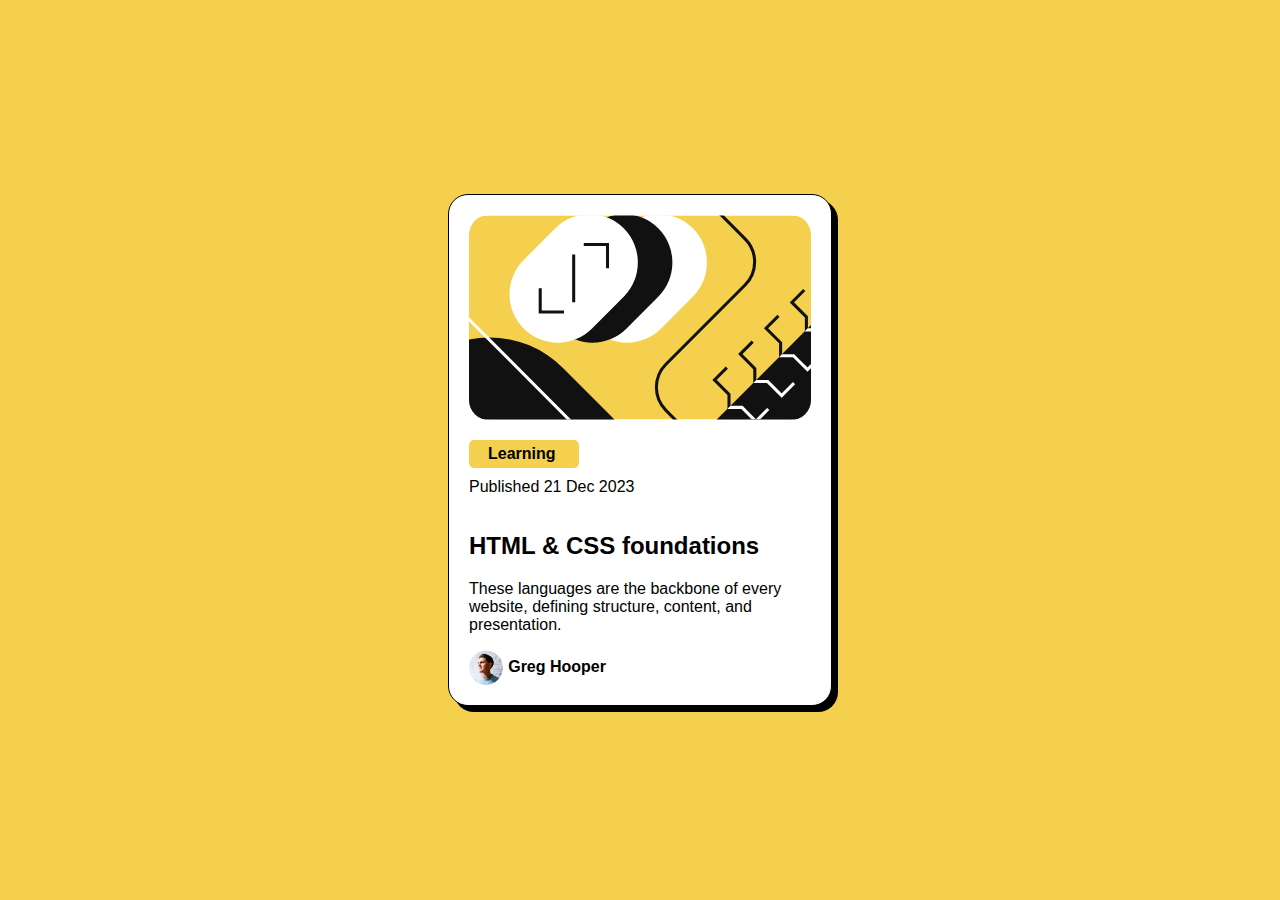
<file: blog-preview-card/index.html>
<!DOCTYPE html>
<html lang="en">
  <head>
    <meta charset="UTF-8" />
    <meta name="viewport" content="width=device-width, initial-scale=1.0" />
    <!-- displays site properly based on user's device -->

    <link
      rel="icon"
      type="image/png"
      sizes="32x32"
      href="./assets/images/favicon-32x32.png"
    />

    <title>Frontend Mentor | Blog preview card</title>

    <link rel="stylesheet" href="styles.css" />
  </head>
  <body>
    <main class="container">
      <img src="assets/images/illustration-article.svg" alt="" />

      <div class="learning"><p>Learning</p></div>
      <p>Published 21 Dec 2023</p>
      <div class="text">
        <h2>HTML & CSS foundations</h2>
        <p>
          These languages are the backbone of every website, defining structure,
          content, and presentation.
        </p>
      </div>
      <div class="avatar">
        <img src="assets/images/image-avatar.webp" alt="" /> Greg Hooper
      </div>
    </main>
  </body>
</html>
</file>
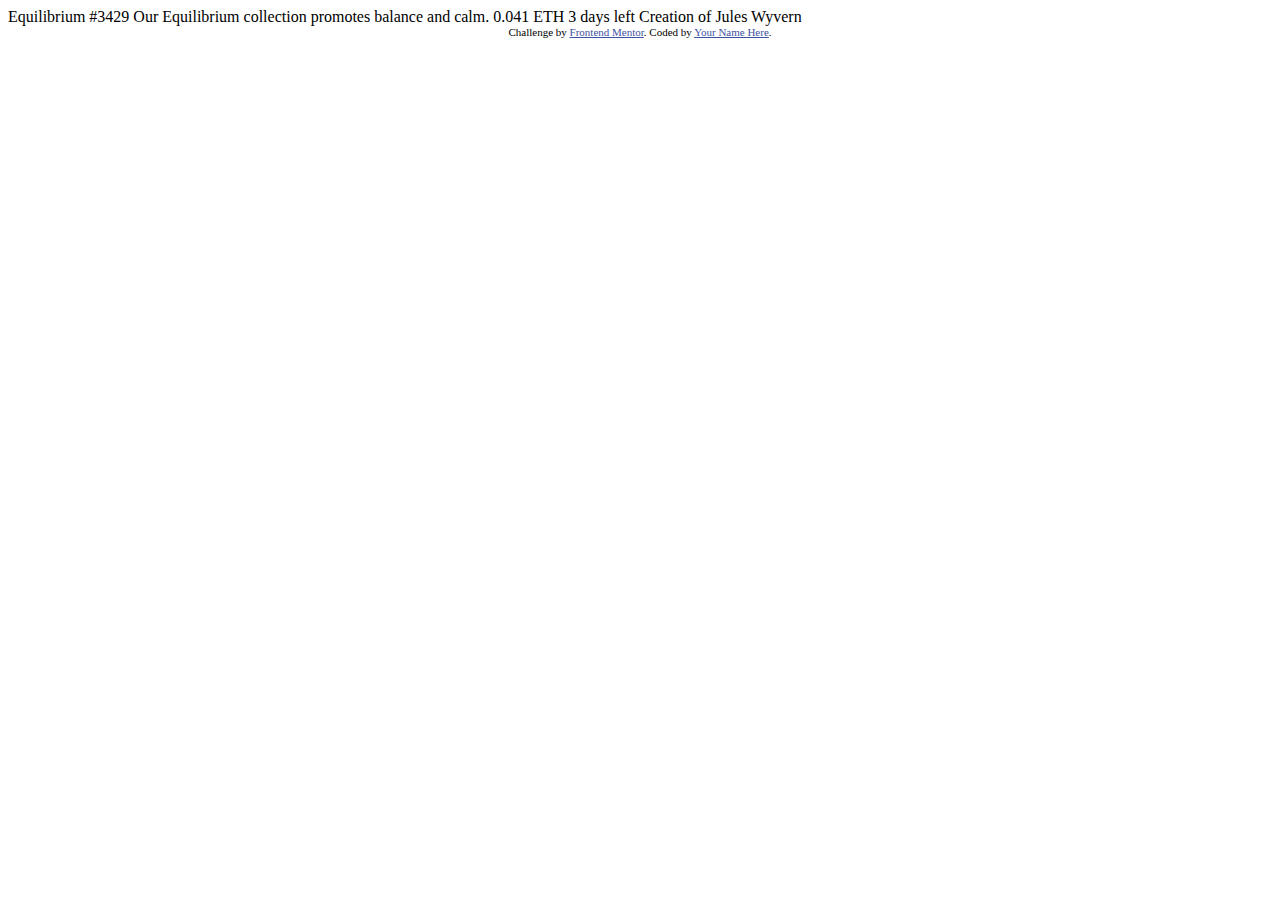
<file: nft-preview-card-component-main/index.html>
<!DOCTYPE html>
<html lang="en">
<head>
  <meta charset="UTF-8">
  <meta name="viewport" content="width=device-width, initial-scale=1.0"> <!-- displays site properly based on user's device -->

  <link rel="icon" type="image/png" sizes="32x32" href="./images/favicon-32x32.png">
  
  <title>Frontend Mentor | NFT preview card component</title>

  <!-- Feel free to remove these styles or customise in your own stylesheet 👍 -->
  <style>
    .attribution { font-size: 11px; text-align: center; }
    .attribution a { color: hsl(228, 45%, 44%); }
  </style>
</head>
<body>

  Equilibrium #3429

  Our Equilibrium collection promotes balance and calm.

  0.041 ETH
  3 days left
  
  Creation of Jules Wyvern

  <div class="attribution">
    Challenge by <a href="https://www.frontendmentor.io?ref=challenge" target="_blank">Frontend Mentor</a>. 
    Coded by <a href="#">Your Name Here</a>.
  </div>
</body>
</html>
</file>
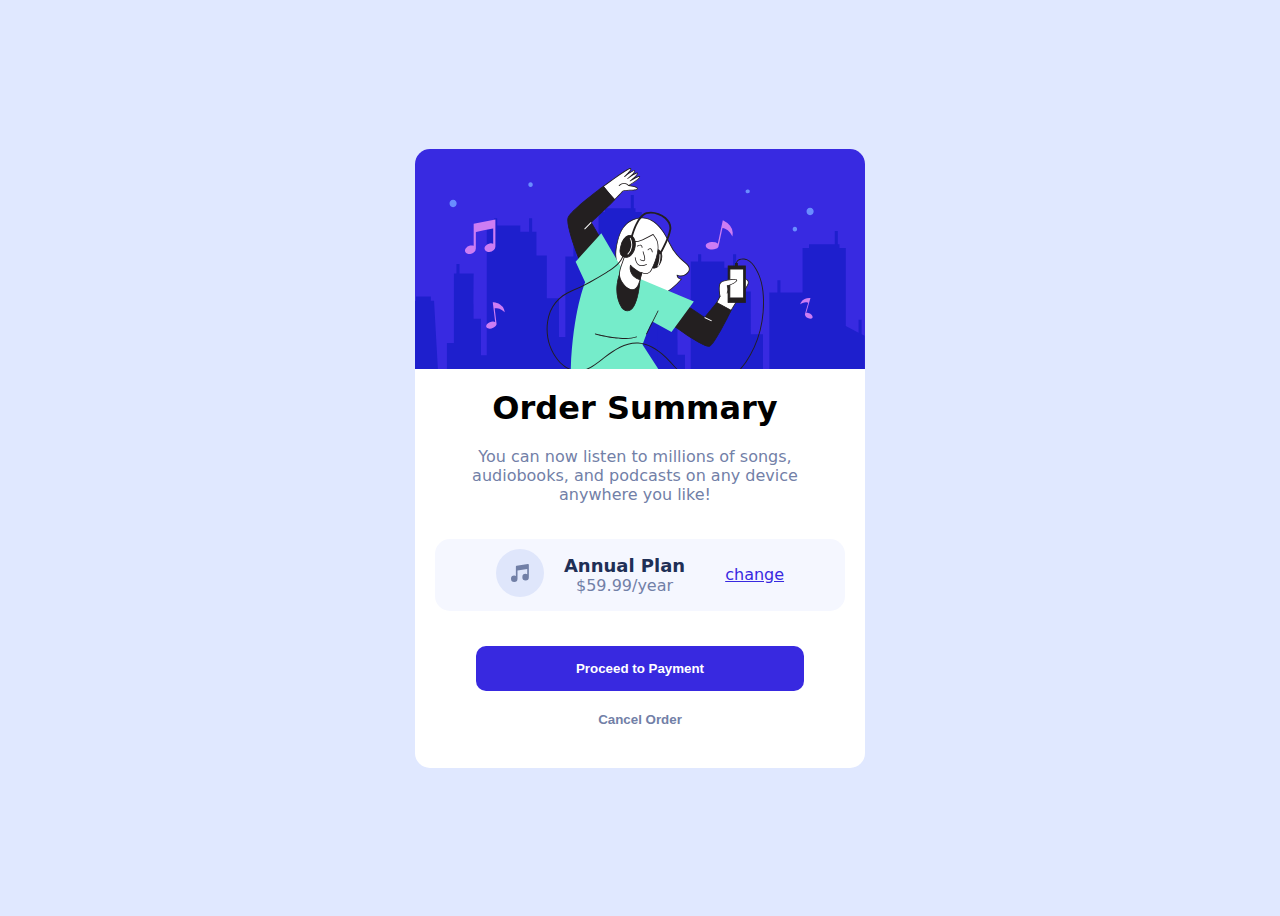
<file: order-summary-component/index.html>
<!DOCTYPE html>
<html lang="en">
  <head>
    <meta charset="UTF-8" />
    <meta name="viewport" content="width=device-width, initial-scale=1.0" />
    <!-- displays site properly based on user's device -->

    <link
      rel="icon"
      type="image/png"
      sizes="32x32"
      href="./images/favicon-32x32.png"
    />

    <title>Frontend Mentor | Order summary card</title>
    <link rel="stylesheet" href="styles.css" />

    <link
      rel="stylesheet"
      href="https://fonts.google.com/specimen/Red+Hat+Display"
    />
  </head>
  <body>
    <main class="container">
      <img src="images/illustration-hero.svg" alt="illustration-hero" />
      <div class="text">
        <h1>Order Summary</h1>

        <p>
          You can now listen to millions of songs, audiobooks, and podcasts on
          any device anywhere you like!
        </p>
      </div>
      <div class="plan">
        <div>
          <img src="images/icon-music.svg" alt="" />
        </div>
        <div class="text-container">
          <h2>Annual Plan</h2>
          <p>$59.99/year</p>
        </div>
        <div>
          <a href="">change</a>
        </div>
      </div>
      <div class="payment">
        <button class="proceed">Proceed to Payment</button>
        <button class="cancel">Cancel Order</button>
      </div>
    </main>
  </body>
</html>
</file>
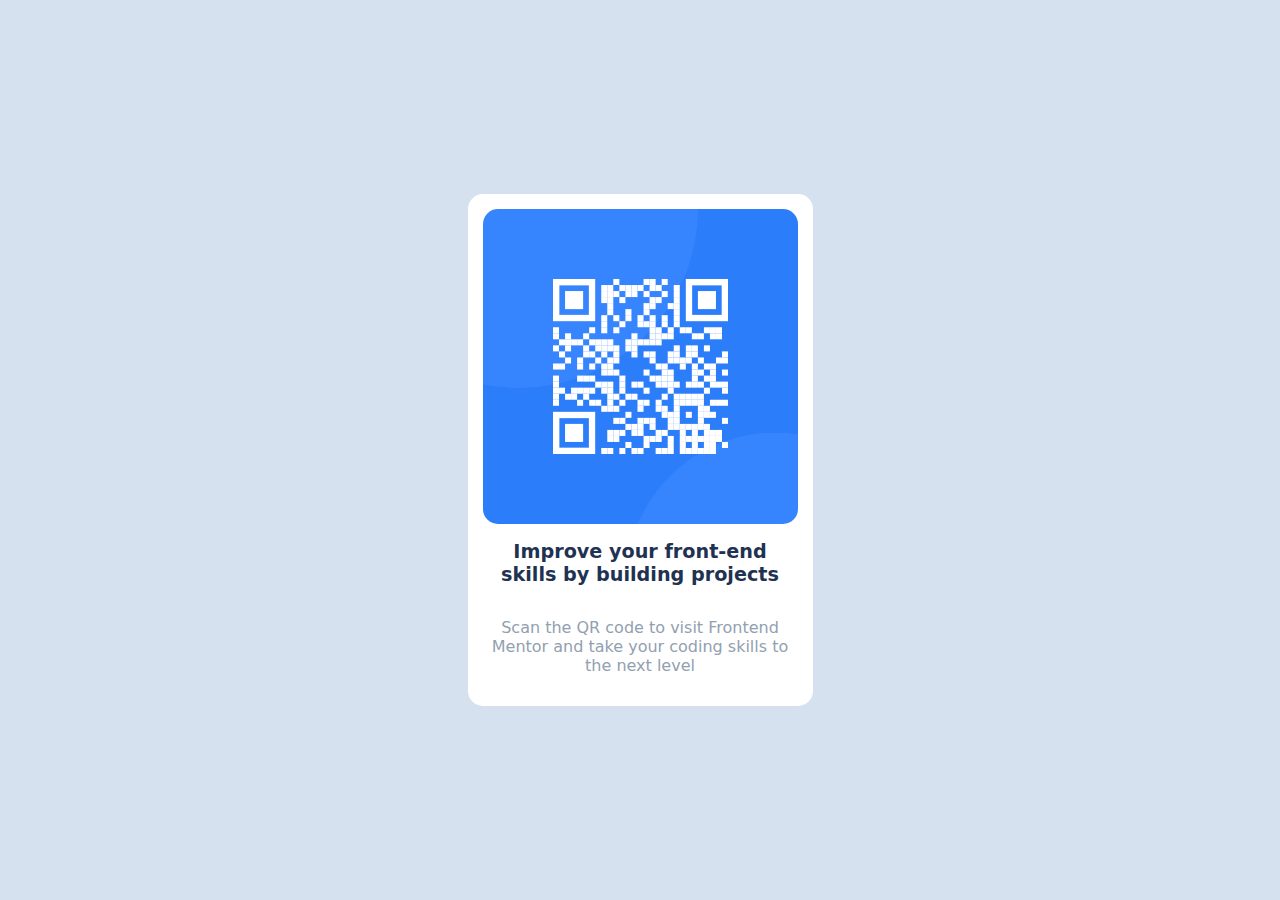
<file: qr-code-component/index.html>
<!DOCTYPE html>
<html lang="en">
  <head>
    <meta charset="UTF-8" />
    <meta name="viewport" content="width=device-width, initial-scale=1.0" />
    <!-- displays site properly based on user's device -->

    <link
      rel="icon"
      type="image/png"
      sizes="32x32"
      href="./images/favicon-32x32.png"
    />

    <title>Frontend Mentor | QR code component</title>

    <link rel="stylesheet" href="styles.css" />
  </head>
  <body>
    <main class="container">
      <img src="images/image-qr-code.png" alt="" />
      <h2>Improve your front-end skills by building projects</h2>

      <p>
        Scan the QR code to visit Frontend Mentor and take your coding skills to
        the next level
      </p>
    </main>
  </body>
</html>
</file>
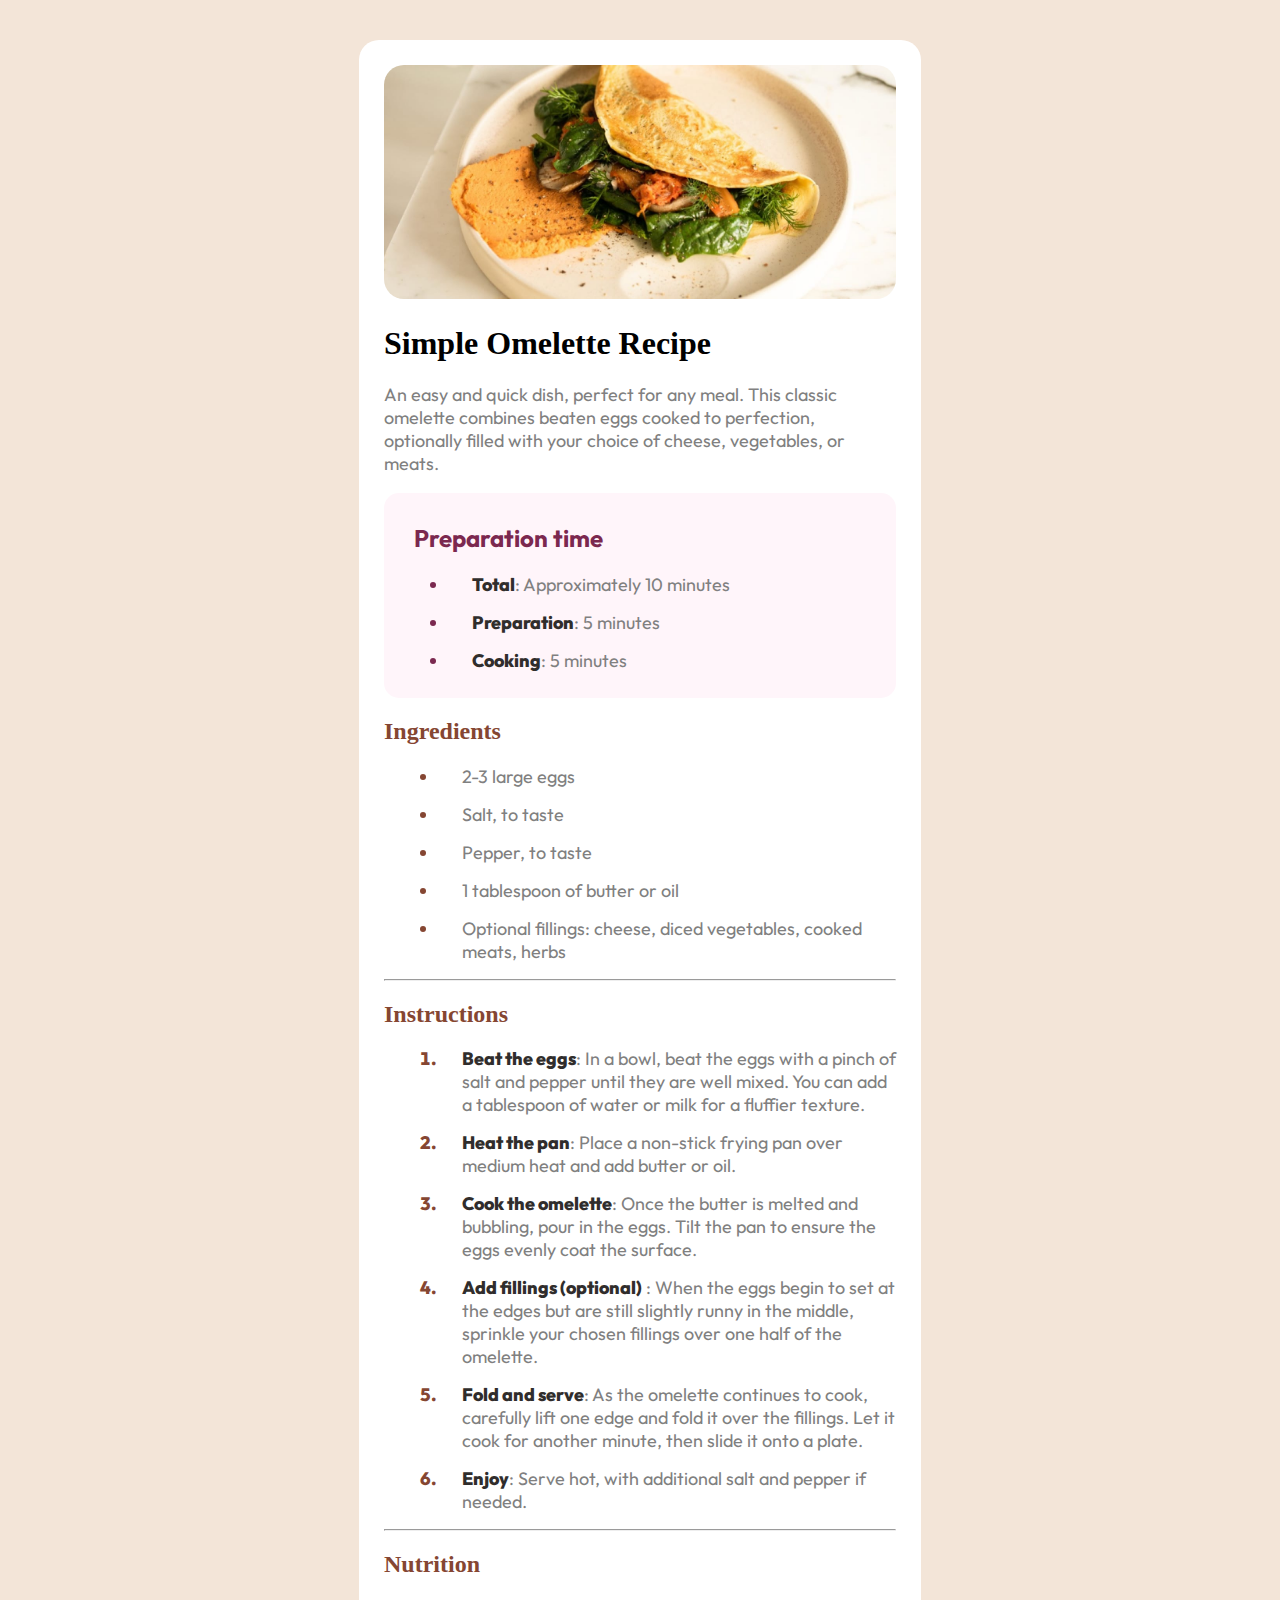
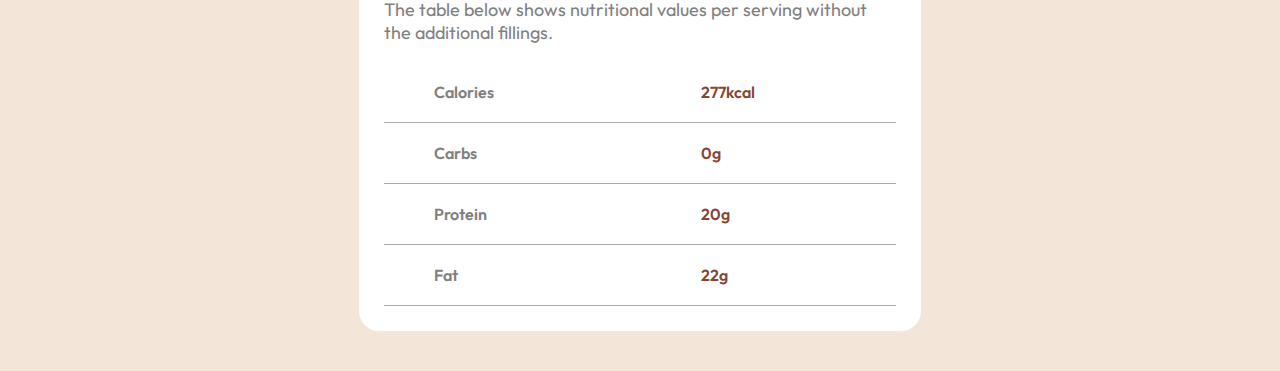
<file: recipe-page/index.html>
<!DOCTYPE html>
<html lang="en">
<head>
  <meta charset="UTF-8">
  <meta name="viewport" content="width=device-width, initial-scale=1.0"> <!-- displays site properly based on user's device -->

  <link rel="icon" type="image/png" sizes="32x32" href="./assets/images/favicon-32x32.png">
  
  <title>Frontend Mentor | Recipe page</title>
  <link rel="stylesheet" href="https://fonts.googleapis./css?family=YoungSerif">
  <link rel="stylesheet" href="https://fonts.googleapis.com/css?family=Outfit">
  <link rel="stylesheet" href="styles.css">
</head>
<body>
  <main>
    <img src="assets/images/image-omelette.jpeg" alt="omelette image" class="image">
    <div class="text-container">
      <h1>Simple Omelette Recipe</h1>
    <p>An easy and quick dish, perfect for any meal. This classic omelette combines beaten eggs cooked 
      to perfection, optionally filled with your choice of cheese, vegetables, or meats.</p>
      
    <div class="preparation">
      <h2>Preparation time</h3>
      <ul>
        <li><span class="name">Total</span>: Approximately 10 minutes</li>
        <li><span class="name">Preparation</span>: 5 minutes</li>
        <li><span class="name">Cooking</span>: 5 minutes</li>
      </ul>
    </div>
    <div>
      <h2 class="title">Ingredients</h2>
      <ul>
        <li>2-3 large eggs</li>
        <li>Salt, to taste</li> 
        <li> Pepper, to taste</li>
        <li>1 tablespoon of butter or oil</li>
        <li>Optional fillings: cheese, diced vegetables, cooked meats, herbs</li>
      </ul>
    </div>
    <hr>
    <h2 class="title">Instructions</h2>
    <ol>
      <li> <span class="name">Beat the eggs</span>: In a bowl, beat the eggs with a pinch of salt and pepper until they are well mixed. 
        You can add a tablespoon of water or milk for a fluffier texture.</li>
      <li><span class="name"> Heat the pan</span>: Place a non-stick frying pan over medium heat and add butter or oil.</li>
      <li><span class="name">Cook the omelette</span>: Once the butter is melted and bubbling, pour in the eggs. Tilt the pan to ensure 
        the eggs evenly coat the surface.</li>
      <li><span class="name">Add fillings (optional)</span> : When the eggs begin to set at the edges but are still slightly runny in the 
        middle, sprinkle your chosen fillings over one half of the omelette.</li>
      <li><span class="name">Fold and serve</span>: As the omelette continues to cook, carefully lift one edge and fold it over the 
        fillings. Let it cook for another minute, then slide it onto a plate.</li>
      <li><span class="name">Enjoy</span>: Serve hot, with additional salt and pepper if needed.</li>
    </ol>
    <hr>
    <h2 class="title">Nutrition</h2>
  
    <p>The table below shows nutritional values per serving without the additional fillings.</p>
    
    <table>
      <tr>
        <td>Calories</td>
        <td>277kcal</td>
      </tr>
      <tr>
        <td>Carbs</td>
        <td>0g</td>
      </tr>
      <tr>
        <td>Protein</td>
        <td>20g</td>
      </tr>
      <tr>
        <td>Fat</td>
        <td>22g</td>
      </tr>
    </table>
    </div>
  </main>
</body>
</html>
</file>
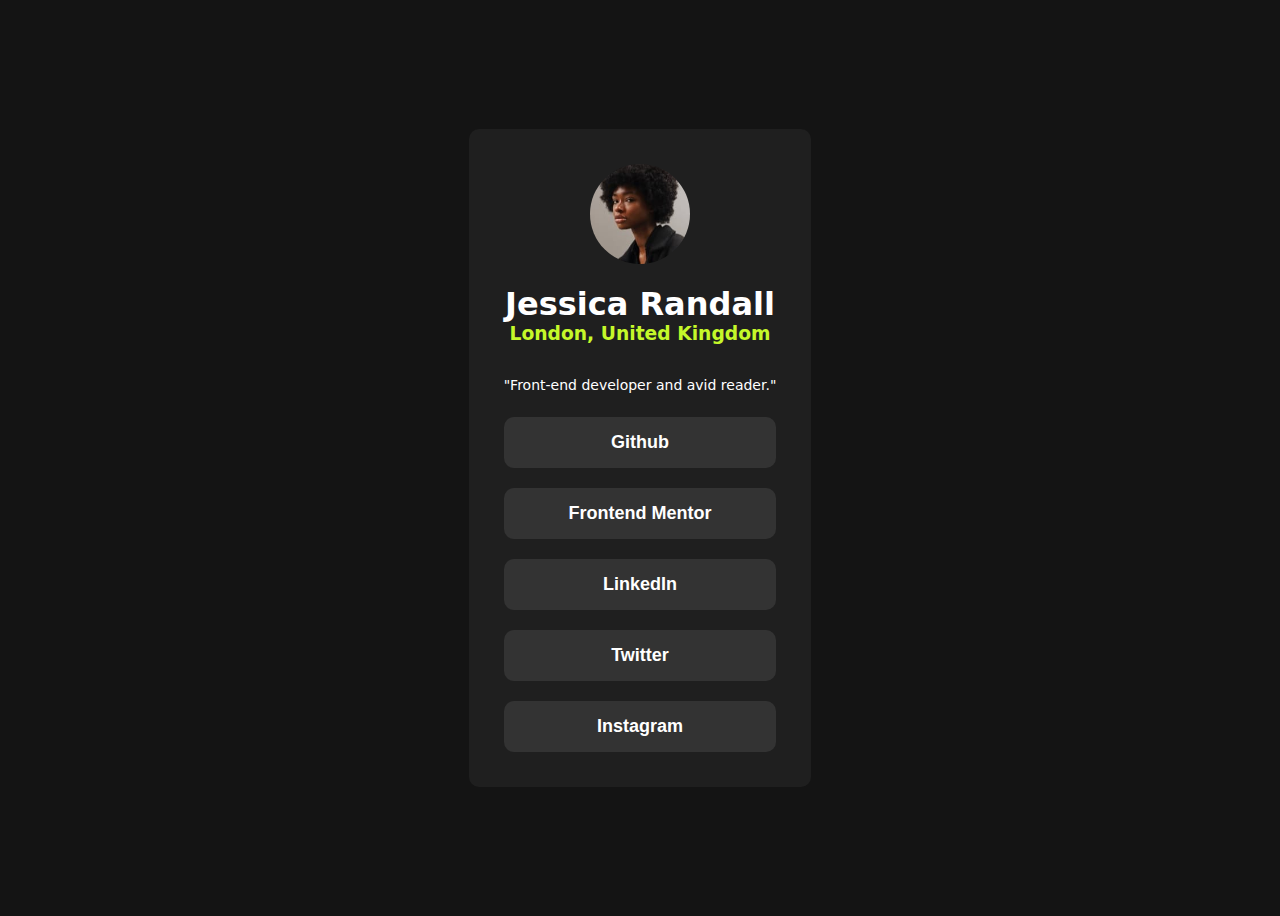
<file: social-links-profile/index.html>
<!DOCTYPE html>
<html lang="en">
  <head>
    <meta charset="UTF-8" />
    <meta name="viewport" content="width=device-width, initial-scale=1.0" />
    <!-- displays site properly based on user's device -->

    <link
      rel="icon"
      type="image/png"
      sizes="32x32"
      href="./assets/images/favicon-32x32.png"
    />

    <title>Frontend Mentor | Social links profile</title>
    <link rel="stylesheet" href="styles.css" />
    <link rel="stylesheet" href="https://fonts.google.com/specimen/Inter">
  </head>
  <body>
    <main class="container">
      <img src="assets/images/avatar-jessica.jpeg" alt="Image of Jessica" />
      <h1>Jessica Randall</h1>
      <h3>London, United Kingdom</h3>
      <p>"Front-end developer and avid reader."</p>
      <div class="buttons">
        <button><a href="Github.com">Github</a></button>
        <button><a href="frontendmentor.com">Frontend Mentor</a></button>
        <button><a href="linkedin.com">LinkedIn</a></button>
        <button><a href="twitter.com">Twitter</a></button>
        <button><a href="instagram.com">Instagram</a></button>
      </div>
    </main>
  </body>
</html>
</file>
<file: blog-preview-card/styles.css>
body {
  min-height: 100vh;
  margin: 0;
  display: flex;
  flex-direction: column;
  justify-content: center;
  align-items: center;
  background-color: #f4d04e;
  gap: 20px;
}

.container {
  display: flex;
  flex-direction: column;
  max-width: 38vh;
  border: 1px solid black;
  border-radius: 20px;
  box-shadow: 6px 6px 0 0;
  padding: 20px;
  background-color: white;
}

.container img {
  max-width: 100%;
  border-radius: 20px;
}

.learning {
  background-color: #f4d04e;
  max-width: 25%;
  padding: 5px 14px 5px 10px;
  margin-top: 20px;
  border-radius: 5px;
}

.learning p {
  max-width: 100%;
  text-align: center;
  margin: 0;
  font-weight: bold;
  font-family: Arial, Helvetica, sans-serif;
}

p {
  margin-top: 10px;
  font-family: Arial, Helvetica, sans-serif;
  font-weight: 400;
}

.text {
  font-family: Arial, Helvetica, sans-serif;
  margin-top: 0;
}

.avatar {
  display: flex;
  align-items: center;
  gap: 5px;
  font-weight: 700;
  font-family: Arial, Helvetica, sans-serif;
}

.avatar img {
  max-width: 10%;
}

.attribution {
  position: absolute;
  text-align: center;
  bottom: 0;
}
</file>
<file: order-summary-component/styles.css>
@media screen and (max-width: 900px) {
    body {
      min-height: 100vh;
      display: flex;
      justify-content: center;
      align-items: center;
      background-color: hsl(225, 100%, 94%);
      font-family: system-ui, -apple-system, BlinkMacSystemFont, "Segoe UI",
        Roboto, Oxygen, Ubuntu, Cantarell, "Open Sans", "Helvetica Neue",
        sans-serif;
    }
  
    .container {
      display: flex;
      flex-direction: column;
      max-width: 90%;
      justify-content: center;
      align-items: center;
      background-color: white;
      border-radius: 15px;
    }
  
    img {
      max-width: 100%;
      border-radius: 15px 15px 0 0;
    }
  
    .text {
      text-align: center;
      padding: 0 10px;
      margin: 0;
    }
  
    .text h1 {
      color: hsl(223, 47%, 23%);
      margin-bottom: 0;
    }
  
    .text p {
      font-weight: 500;
      color: hsl(224, 23%, 55%);
      margin: 10px 0;
      padding: 20px;
    }
  
    .plan {
      max-width: 80vh;
      display: flex;
      align-items: center;
      justify-content: center;
      background-color: hsl(225, 100%, 98%);
      padding: 5px 10px;
      border-radius: 15px;
    }
  
    .plan a {
      color: hsl(245, 75%, 52%);
      font-weight: 500;
      margin: 10px;
    }
  
    .plan img {
      margin: 5px 10px;
    }
  
    .text-container h2,
    .text-container p {
      text-align: center;
      margin: 0;
    }
  
    .text-container {
      margin: 10px;
    }
  
    .text-container h2 {
      color: hsl(223, 47%, 23%);
      font-size: large;
    }
  
    .text-container p {
      color: hsl(224, 23%, 55%);
      font-weight: 500;
    }
  
    .payment {
      display: flex;
      flex-direction: column;
      margin: 20px 0;
      gap: 20px;
    }
  
    .proceed {
      background-color: hsl(245, 75%, 52%);
      color: white;
      padding: 15px 85px;
      border-radius: 12px;
      border-style: none;
      font-weight: 700;
    }
  
    .cancel {
      border-style: none;
      background-color: white;
      color: hsl(224, 23%, 55%);
      font-weight: 600;
      margin-bottom: 20px;
    }
  }
  
  @media screen and (min-width: 900px) {
    body {
      min-height: 100vh;
      display: flex;
      justify-content: center;
      align-items: center;
      background-color: hsl(225, 100%, 94%);
      font-family: system-ui, -apple-system, BlinkMacSystemFont, "Segoe UI",
        Roboto, Oxygen, Ubuntu, Cantarell, "Open Sans", "Helvetica Neue",
        sans-serif;
    }
  
    .container {
      max-width: 50vh;
      display: flex;
      flex-direction: column;
      background-color: white;
      border-radius: 15px;
    }
  
    img {
      max-width: 100%;
      border-radius: 15px 15px 0 0;
    }
  
    .text {
      align-self: center;
      text-align: center;
      margin: 20px 10px 10px 0;
    }
  
    .text p {
      margin-top: 15px;
      color: hsl(224, 23%, 55%);
      padding: 20px 20px 10px 20px;
    }
  
    .text h1,
    .text p {
      margin: 0;
    }
  
    .plan {
      display: flex;
      align-items: center;
      justify-content: center;
      background-color: hsl(225, 100%, 98%);
      padding: 5px 10px;
      border-radius: 15px;
      margin: 15px 20px;
    }
  
    .plan a {
      color: hsl(245, 75%, 52%);
      font-weight: 500;
      margin: 0 10px 0 30px;
    }
  
    .plan img {
      margin: 5px 10px;
    }
  
    .text-container h2,
    .text-container p {
      text-align: center;
      margin: 0;
    }
  
    .text-container {
      margin: 10px;
    }
  
    .text-container h2 {
      color: hsl(223, 47%, 23%);
      font-size: large;
    }
  
    .text-container p {
      color: hsl(224, 23%, 55%);
      font-weight: 500;
    }
  
    .payment {
      display: flex;
      flex-direction: column;
      align-items: center;
      margin: 20px 0;
      gap: 20px;
    }
  
    .proceed {
      background-color: hsl(245, 75%, 52%);
      color: white;
      padding: 15px 100px;
      border-radius: 10px;
      border-style: none;
      font-weight: 700;
    }
  
    .cancel {
      border-style: none;
      background-color: white;
      color: hsl(224, 23%, 55%);
      font-weight: 600;
      margin-bottom: 20px;
    }
  }
</file>
<file: qr-code-component/styles.css>
body {
  min-height: 100vh;
  margin: 0;
  display: flex;
  flex-direction: column;
  justify-content: center;
  align-items: center;
  background-color: #d6e1f0;
  gap: 20px;
  text-align: center;
}

.container {
  display: flex;
  flex-direction: column;
  max-width: 35vh;
  background-color: white;
  padding: 15px;
  border-radius: 15px;
}

.container img {
  max-width: 100vh;
  border-radius: 15px;
}

.container h2,
p {
  font-family: system-ui, -apple-system, BlinkMacSystemFont, "Segoe UI", Roboto,
    Oxygen, Ubuntu, Cantarell, "Open Sans", "Helvetica Neue", sans-serif;
}

.container h2 {
  font-size: larger;
  color: hsl(218, 44%, 22%);
  font-weight: 700;
}

.container p {
  color: hsl(212, 16%, 63%);
  font-weight: 400;
}
</file>
<file: recipe-page/styles.css>
@media screen and (max-width: 600px) {
  body {
    display: flex;
    flex-direction: column;
    margin: 0;
  }

  .image {
    max-width: 100%;
  }
  h1 {
    font-family: "Young Serif";
  }

  p {
    color: grey;
    font-family: "Outfit";
    font-size: large;
  }

  .preparation {
    background-color: hsl(330, 100%, 98%);
    max-width: 80vh;
    padding: 10px;
    border-radius: 15px;
    font-family: "Outfit";
  }

  .preparation h2 {
    position: relative;
    left: 20px;
    color: hsl(332, 51%, 32%);
    font-size: x-large;
  }

  .name {
    color: hsl(24, 5%, 18%);
    font-weight: 800;
    font-size: large;
  }

  .preparation li::marker {
    color: hsl(332, 51%, 32%);
  }

  li {
    font-family: "Outfit";
    padding-left: 23px;
    color: grey;
    font-size: large;
    margin: 0 0 15px 15px;
  }

  .title {
    color: hsl(14, 45%, 36%);
    font-family: "Young Serif";
  }

  .text-container {
    padding: 25px;
  }

  li::marker {
    color: hsl(14, 45%, 36%);
  }

  ol li::marker {
    font-weight: 800;
  }

  table {
    width: 100%;
    border-collapse: collapse;
  }

  td:nth-child(odd) {
    padding-left: 50px;
    color: grey;
  }

  td {
    padding: 20px;
    border-bottom: 1px solid rgba(128, 128, 128, 0.669);
    font-family: "Outfit";
    font-weight: 600;
  }

  td:nth-child(even) {
    color: hsl(14, 45%, 36%);
  }

  hr {
    color: rgba(128, 128, 128, 0.669);
  }
}

@media screen and (min-width: 600px) {
  body {
    display: flex;
    flex-direction: column;
    margin: 0;
    justify-content: center;
    align-items: center;
    background-color: #f3e5d8;
  }

  .image {
    max-width: 100%;
    border-radius: 20px;
  }
  h1 {
    font-family: "Young Serif";
  }

  p {
    color: grey;
    font-family: "Outfit";
    font-size: large;
  }

  .preparation {
    background-color: hsl(330, 100%, 98%);
    max-width: 80vh;
    padding: 10px;
    border-radius: 15px;
    font-family: "Outfit";
  }

  .preparation h2 {
    position: relative;
    left: 20px;
    color: hsl(332, 51%, 32%);
    font-size: x-large;
  }

  .name {
    color: hsl(24, 5%, 18%);
    font-weight: 800;
    font-size: large;
  }

  .preparation li::marker {
    color: hsl(332, 51%, 32%);
  }

  li {
    font-family: "Outfit";
    padding-left: 23px;
    color: grey;
    font-size: large;
    margin: 0 0 15px 15px;
  }

  .title {
    color: hsl(14, 45%, 36%);
    font-family: "Young Serif";
  }

  main {
    padding: 25px;
    max-width: 40%;
    background-color: white;
    border-radius: 20px;
    margin: 40px;
  }

  li::marker {
    color: hsl(14, 45%, 36%);
  }

  ol li::marker {
    font-weight: 800;
  }

  table {
    width: 100%;
    border-collapse: collapse;
  }

  td:nth-child(odd) {
    padding-left: 50px;
    color: grey;
  }

  td {
    padding: 20px;
    border-bottom: 1px solid rgba(128, 128, 128, 0.669);
    font-family: "Outfit";
    font-weight: 600;
  }

  td:nth-child(even) {
    color: hsl(14, 45%, 36%);
  }

  hr {
    color: rgba(128, 128, 128, 0.669);
  }
}
</file>
<file: social-links-profile/styles.css>
body {
  min-height: 100vh;
  background-color: hsl(0, 0%, 8%);
  color: white;
  display: flex;
  align-items: center;
  justify-content: center;
  font-family: "Inter", system-ui, -apple-system, BlinkMacSystemFont, "Segoe UI",
    Roboto, Oxygen, Ubuntu, Cantarell, "Open Sans", "Helvetica Neue", sans-serif;
}

.container {
  display: flex;
  flex-direction: column;
  justify-content: center;
  align-items: center;
  background-color: hsl(0, 0%, 12%);
  border-radius: 10px;
  padding: 35px;
}

img {
  max-width: 100px;
  border-radius: 50%;
}

.buttons {
  margin-top: 10px;
  display: flex;
  flex-direction: column;
  gap: 20px;
}

button {
  background-color: hsl(0, 0%, 20%);
  border-radius: 10px;
  border: 0;
  padding: 15px 65px 15px 65px;
}

a {
  color: hsl(0, 0%, 100%);
  text-decoration: none;
  font-weight: bolder;
  font-size: large;
}

h1 {
  margin-bottom: 0px;
}
h3 {
  color: hsl(75, 94%, 57%);
  margin-top: 0px;
}

p {
  font-size: 14px;
}
</file>
